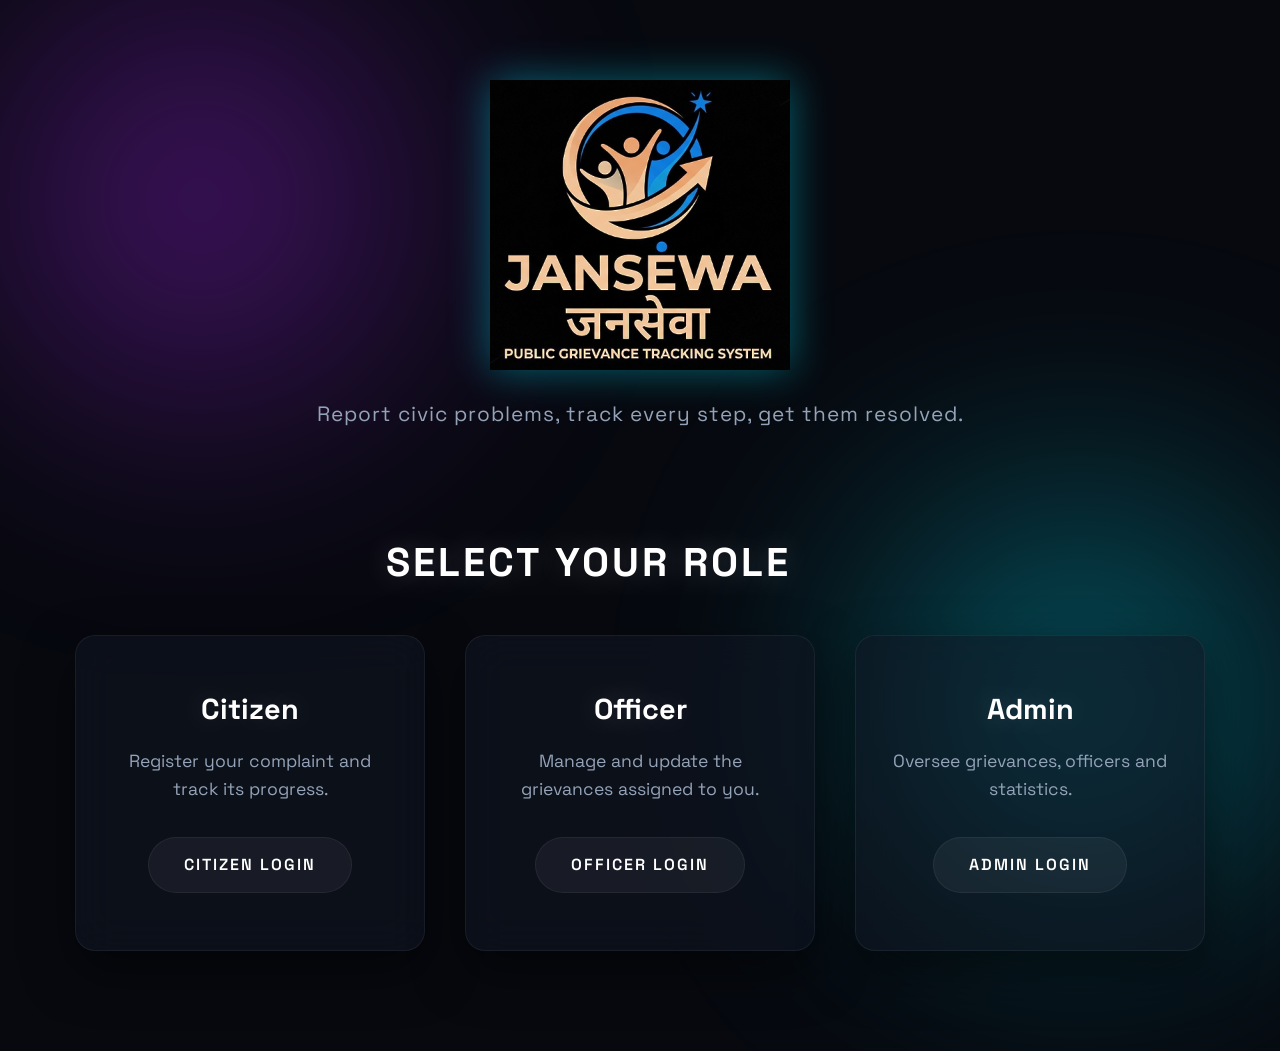
<file: src/main/resources/static/index.html>
<!DOCTYPE html>
<html lang="en">
<head>
    <meta charset="UTF-8">
    <meta name="viewport" content="width=device-width, initial-scale=1.0">
    <title>JanSewa - Public Grievance Tracking System</title>
    <link rel="stylesheet" href="css/style-cyber.css">
</head>
<body>

    <section class="hero">
        <img src="img/logo-full.png" alt="JanSewa - Public Grievance Tracking System">
        <p>Report civic problems, track every step, get them resolved.</p>
    </section>

    <h2 class="section-title">Select Your Role</h2>

    <div class="role-container">

        <div class="role-card">
            <h3>Citizen</h3>
            <p>Register your complaint and track its progress.</p>
            <a href="login.html?role=citizen">Citizen Login</a>
        </div>

        <div class="role-card">
            <h3>Officer</h3>
            <p>Manage and update the grievances assigned to you.</p>
            <a href="login.html?role=officer">Officer Login</a>
        </div>

        <div class="role-card">
            <h3>Admin</h3>
            <p>Oversee grievances, officers and statistics.</p>
            <a href="login.html?role=admin">Admin Login</a>
        </div>

    </div>

</body>
</html>
</file>
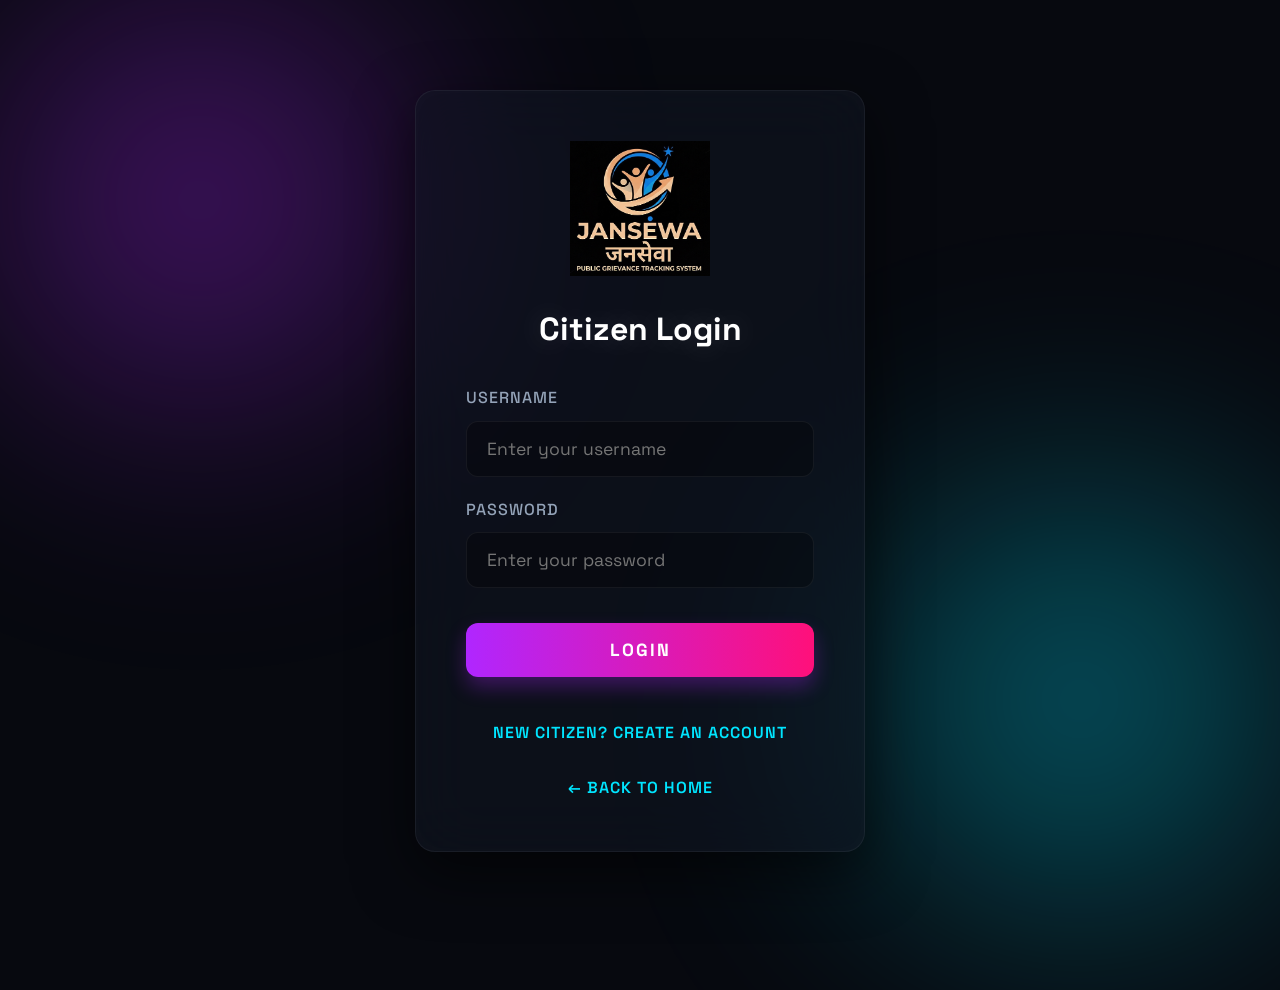
<file: src/main/resources/static/login.html>
<!DOCTYPE html>
<html lang="en">
<head>
    <meta charset="UTF-8">
    <meta name="viewport" content="width=device-width, initial-scale=1.0">
    <title>JanSewa Login</title>
    <link rel="stylesheet" href="css/style-cyber.css">
</head>
<body>

    <div class="login-container">

        <img src="img/logo-full.png" alt="JanSewa">

        <h1 id="roleTitle">Login</h1>

        <!-- Login form -->
        <form id="loginForm">
            <label for="username">Username</label>
            <input type="text" id="username" placeholder="Enter your username" required>

            <label for="password">Password</label>
            <input type="password" id="password" placeholder="Enter your password" required>

            <button type="submit">Login</button>
        </form>

        <!-- Sign-up form (citizens only) -->
        <form id="registerForm" hidden>
            <label for="regName">Full name</label>
            <input type="text" id="regName" placeholder="Your full name" required>

            <label for="regUsername">Choose a username</label>
            <input type="text" id="regUsername" placeholder="4-30 letters, digits or _" required>

            <label for="regEmail">Email</label>
            <input type="email" id="regEmail" placeholder="you@example.com" required>

            <label for="regPhone">Phone (10 digits)</label>
            <input type="text" id="regPhone" inputmode="numeric" maxlength="10" placeholder="9876543210" required>

            <label for="regPassword">Choose a password</label>
            <input type="password" id="regPassword" placeholder="At least 8 characters" required>

            <button type="submit">Create account</button>
        </form>

        <p id="loginMessage"></p>

        <p id="switchRow" hidden>
            <a href="#" id="switchLink">New citizen? Create an account</a>
        </p>

        <a href="index.html" class="back-link">&larr; Back to Home</a>

    </div>

    <script src="js/login.js"></script>

</body>
</html>
</file>
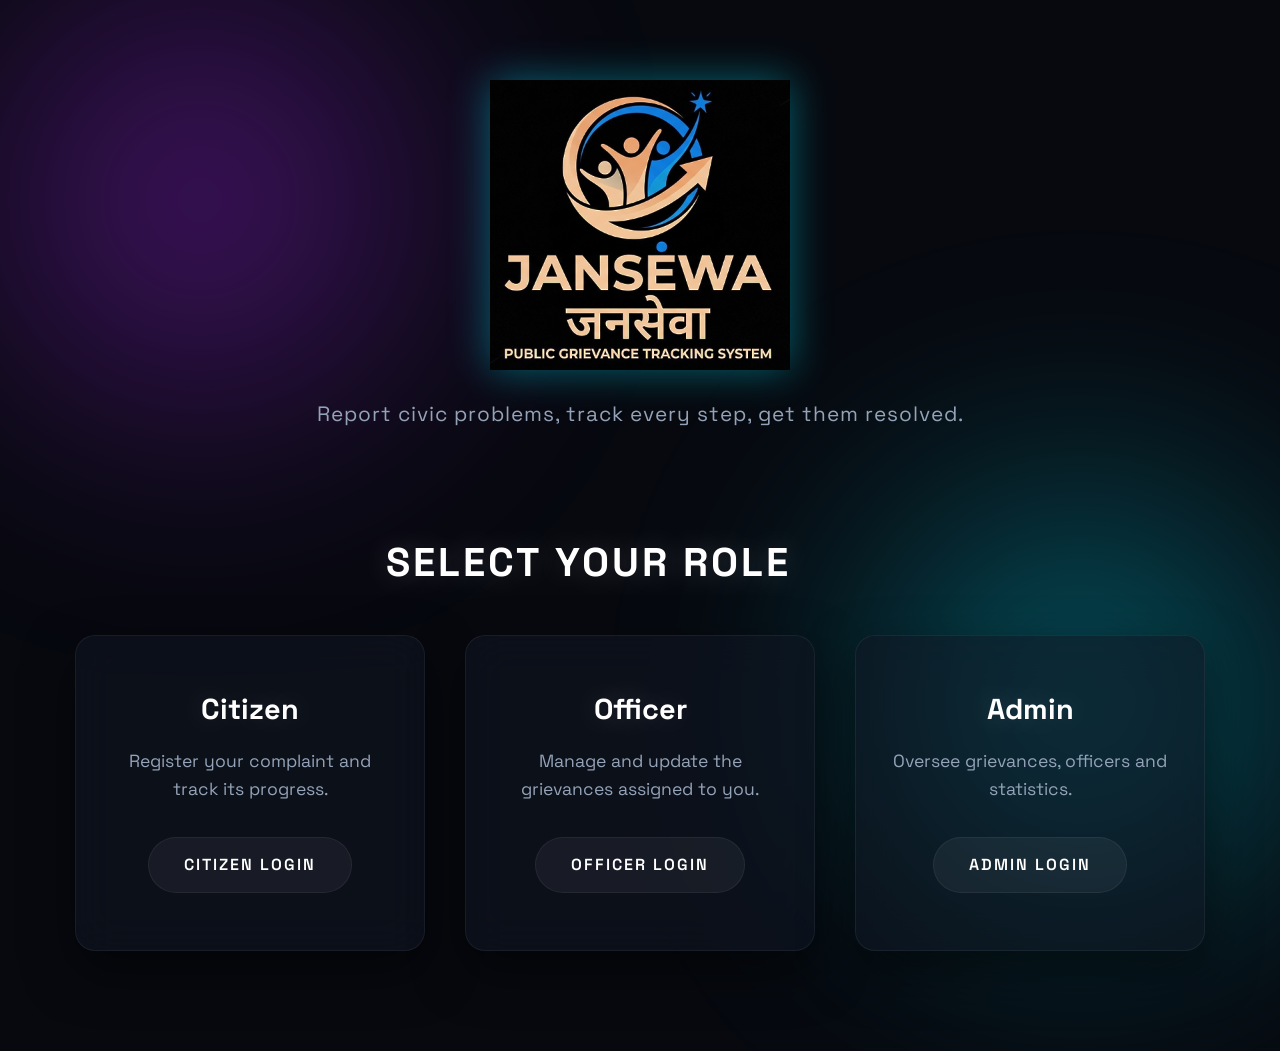
<file: src/main/resources/static/citizen/dashboard.html>
<!DOCTYPE html>
<html lang="en">
<head>
    <meta charset="UTF-8">
    <meta name="viewport" content="width=device-width, initial-scale=1.0">
    <title>Citizen Dashboard - JanSewa</title>
    <link rel="stylesheet" href="../css/style-cyber.css">
</head>
<body>

    <header class="navbar"><img src="../img/logo-mark.png" class="nav-logo" alt=""><h2>JanSewa</h2></header>

    <main class="dashboard">

        <h1>Citizen Dashboard</h1>

        <div class="stats">
            <div class="stat-card"><h3>Total</h3><p id="total">0</p></div>
            <div class="stat-card"><h3>Pending</h3><p id="pending">0</p></div>
            <div class="stat-card"><h3>In Progress</h3><p id="inProgress">0</p></div>
            <div class="stat-card"><h3>Resolved</h3><p id="resolved">0</p></div>
            <div class="stat-card"><h3>Rejected</h3><p id="rejected">0</p></div>
        </div>

        <a href="new-grievance.html" class="action-link">+ New Grievance</a>

        <h2 class="list-heading">My Grievances</h2>

        <div class="filters">
            <select id="statusFilter">
                <option value="">All status</option>
                <option value="PENDING">Pending</option>
                <option value="IN_PROGRESS">In Progress</option>
                <option value="RESOLVED">Resolved</option>
                <option value="REJECTED">Rejected</option>
            </select>
        </div>

        <div id="grievanceList">Loading...</div>

    </main>

    <a href="#" class="logout-button" onclick="logout()">Logout</a>

    <script src="../js/auth.js"></script>
    <script src="../js/api.js"></script>
    <script src="../js/citizen.js"></script>
    <script src="../js/logout.js"></script>
</body>
</html>
</file>
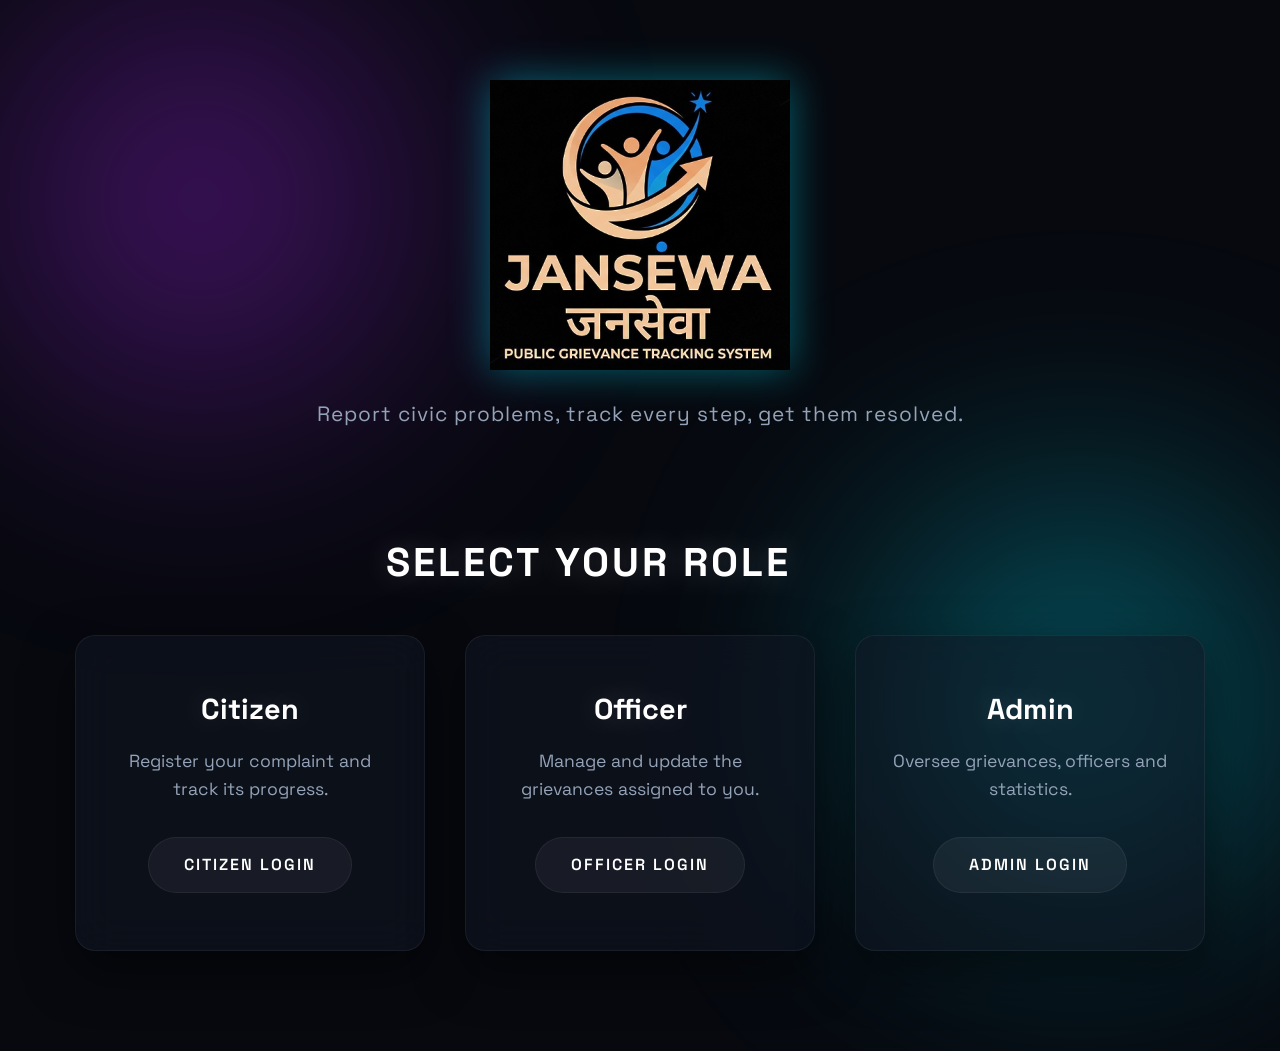
<file: src/main/resources/static/citizen/grievance.html>
<!DOCTYPE html>
<html lang="en">
<head>
    <meta charset="UTF-8">
    <meta name="viewport" content="width=device-width, initial-scale=1.0">
    <title>Grievance Details - JanSewa</title>
    <link rel="stylesheet" href="../css/style-cyber.css">
</head>
<body>

    <header class="navbar"><img src="../img/logo-mark.png" class="nav-logo" alt=""><h2>JanSewa</h2></header>

    <main class="dashboard">

        <a href="dashboard.html" class="back-dashboard">&larr; Back to dashboard</a>

        <div class="form-card wide" id="detail">Loading...</div>

    </main>

    <a href="#" class="logout-button" onclick="logout()">Logout</a>

    <script src="../js/auth.js"></script>
    <script src="../js/api.js"></script>
    <script src="../js/citizen.js"></script>
    <script src="../js/logout.js"></script>
</body>
</html>
</file>
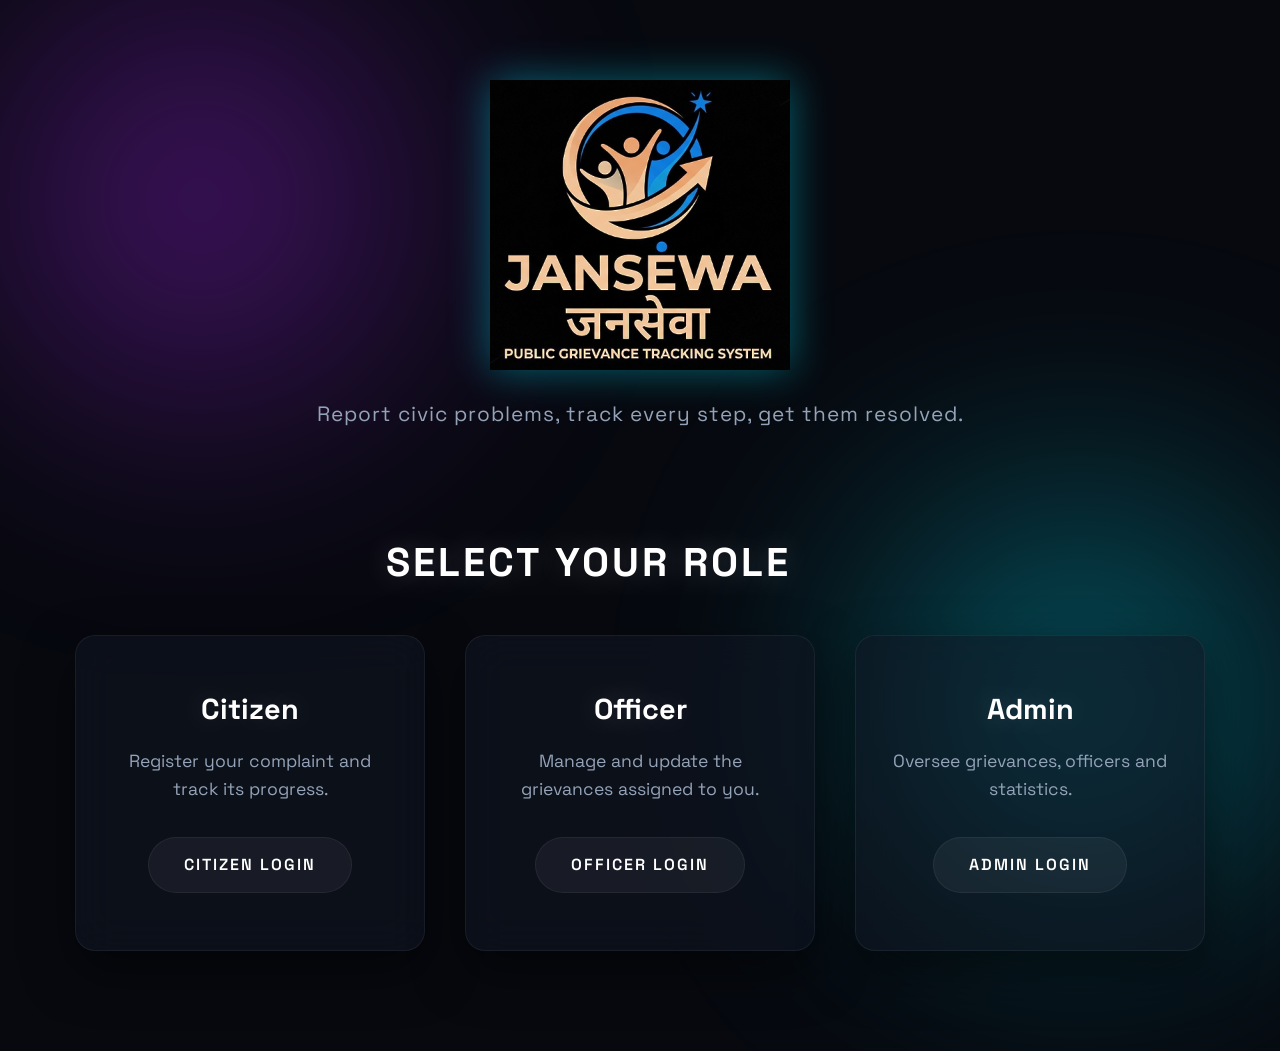
<file: src/main/resources/static/citizen/new-grievance.html>
<!DOCTYPE html>
<html lang="en">
<head>
    <meta charset="UTF-8">
    <meta name="viewport" content="width=device-width, initial-scale=1.0">
    <title>New Grievance - JanSewa</title>
    <link rel="stylesheet" href="../css/style-cyber.css">
</head>
<body>

    <header class="navbar"><img src="../img/logo-mark.png" class="nav-logo" alt=""><h2>JanSewa</h2></header>

    <main class="dashboard">

        <a href="dashboard.html" class="back-dashboard">&larr; Back to dashboard</a>

        <div class="form-card">
            <h1>File a Grievance</h1>

            <form id="grievanceForm">
                <label for="title">Title</label>
                <input type="text" id="title" placeholder="Short summary, e.g. Pothole on MG Road" required>

                <label for="category">Category</label>
                <select id="category" required><option value="">Loading...</option></select>

                <label for="city">City</label>
                <select id="city" required><option value="">Loading...</option></select>

                <label for="area">Area / Ward</label>
                <input type="text" id="area" placeholder="e.g. Ward 4, near the bus stop" required>

                <label for="priority">Priority</label>
                <select id="priority">
                    <option value="LOW">Low</option>
                    <option value="MEDIUM" selected>Medium</option>
                    <option value="HIGH">High</option>
                </select>

                <label for="description">Description</label>
                <textarea id="description" rows="5" placeholder="Describe the problem (at least 10 characters)" required></textarea>

                <button type="submit">Submit Grievance</button>
            </form>

            <p id="message"></p>
        </div>

    </main>

    <a href="#" class="logout-button" onclick="logout()">Logout</a>

    <script src="../js/auth.js"></script>
    <script src="../js/api.js"></script>
    <script src="../js/citizen.js"></script>
    <script src="../js/logout.js"></script>
</body>
</html>
</file>
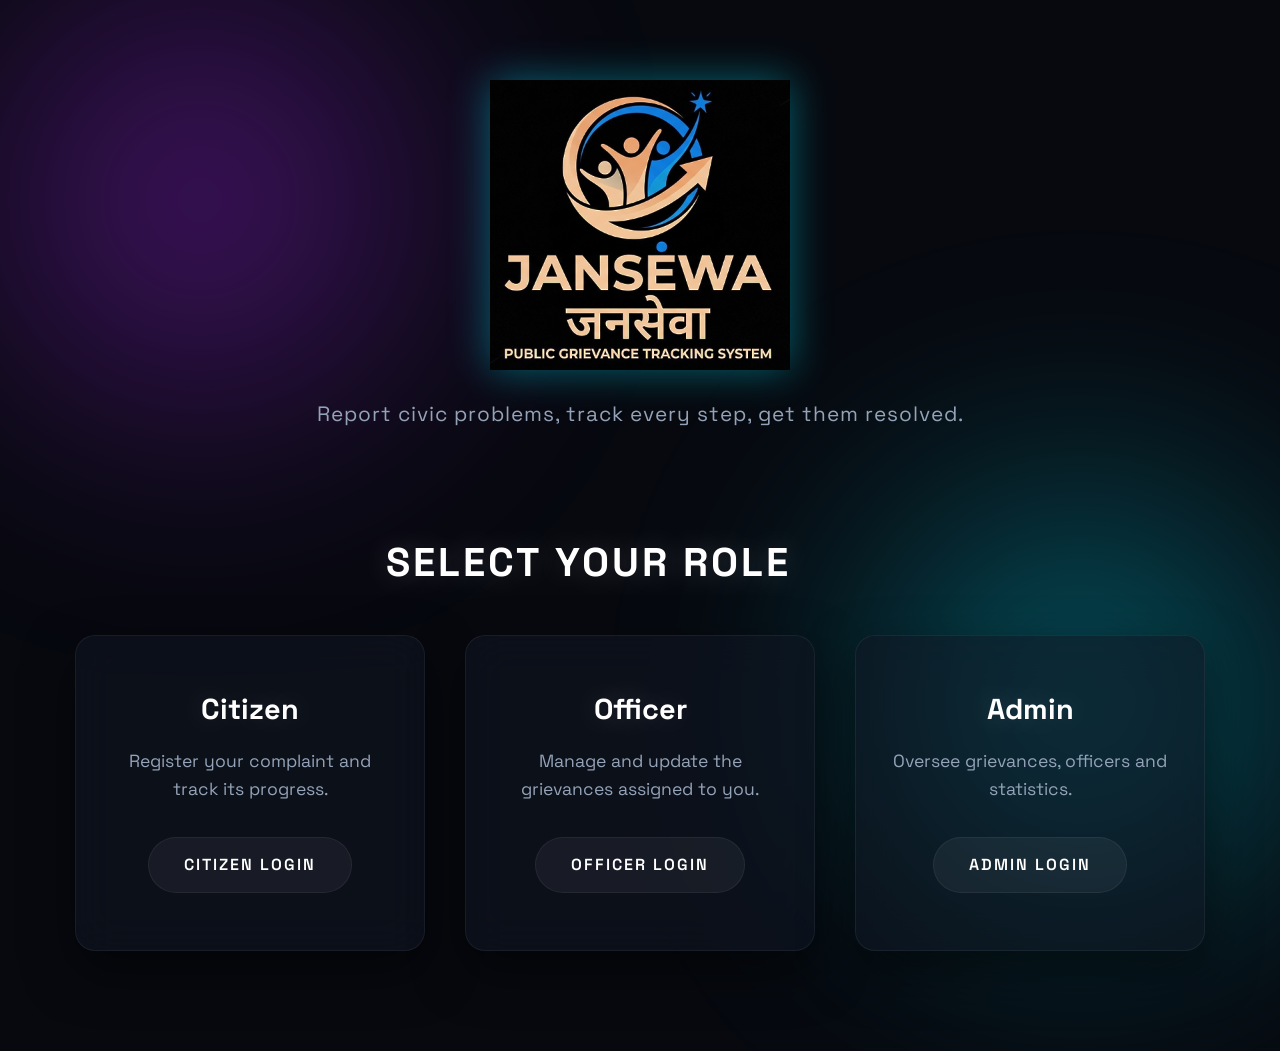
<file: src/main/resources/static/officer/dashboard.html>
<!DOCTYPE html>
<html lang="en">

<head>
    <meta charset="UTF-8">
    <meta name="viewport" content="width=device-width, initial-scale=1.0">

    <title>Officer Dashboard</title>

    <link rel="stylesheet" href="../css/style-cyber.css">
</head>

<body>

    <header class="navbar">
        <img src="../img/logo-mark.png" class="nav-logo" alt="">
        <h2>JanSewa</h2>
    </header>

    <main class="dashboard">

        <h1>Officer Dashboard</h1>

        <div class="stats">

            <div class="stat-card">
                <h3>Assigned</h3>
                <p id="assignedCount">0</p>
            </div>

            <div class="stat-card">
                <h3>Pending</h3>
                <p id="pendingCount">0</p>
            </div>

            <div class="stat-card">
                <h3>In Progress</h3>
                <p id="inProgressCount">0</p>
            </div>

            <div class="stat-card">
                <h3>Resolved</h3>
                <p id="resolvedCount">0</p>
            </div>

            <div class="stat-card">
                <h3>Rejected</h3>
                <p id="rejectedCount">0</p>
            </div>

        </div>

        <h2>My Grievances</h2>

        <div class="filters">

            <select id="statusFilter" onchange="applyOfficerFilters()">
                <option value="">All Status</option>
                <option value="PENDING">Pending</option>
                <option value="IN_PROGRESS">In Progress</option>
                <option value="RESOLVED">Resolved</option>
                <option value="REJECTED">Rejected</option>
            </select>

            <select id="priorityFilter" onchange="applyOfficerFilters()">
                <option value="">All Priority</option>
                <option value="LOW">Low</option>
                <option value="MEDIUM">Medium</option>
                <option value="HIGH">High</option>
            </select>

            <input
                type="text"
                id="searchInput"
                placeholder="Search title or area"
                onkeyup="if(event.key==='Enter') applyOfficerFilters()"
            >

            <button onclick="applyOfficerFilters()">Search</button>

        </div>

        <div id="grievanceList">
            <p>Loading grievances…</p>
        </div>

    </main>

    <a href="#" class="logout-button" onclick="logout()">Logout</a>

    <script src="../js/api.js"></script>
    <script src="../js/logout.js"></script>
    <script src="../js/officer.js"></script>
    <script src="../js/auth.js"></script>
</body>
</html>
</file>
<file: src/main/resources/static/css/style-cyber.css>
@import url('https://fonts.googleapis.com/css2?family=Space+Grotesk:wght@300;400;500;600;700&display=swap');

:root {
    --bg-dark: #07090f;
    --panel-glass: rgba(18, 22, 36, 0.55);
    --border-glass: rgba(255, 255, 255, 0.06);
    
    --text-main: #f8fafc;
    --text-muted: #94a3b8;
    
    --neon-blue: #00e5ff;
    --neon-purple: #b026ff;
    --neon-pink: #ff107a;
    
    --success: #10b981;
    --warning: #f59e0b;
    --danger: #ef4444;
    
    --radius: 20px;
}

* { 
    box-sizing: border-box; 
    margin: 0;
    padding: 0;
}

body {
    font-family: 'Space Grotesk', sans-serif;
    color: var(--text-main);
    line-height: 1.6;
    min-height: 100vh;
    background-color: var(--bg-dark);
    position: relative;
    overflow-x: hidden;
}

/* 🌌 Mind-Blowing Animated Aurora Background */
body::before, body::after {
    content: '';
    position: fixed;
    width: 600px;
    height: 600px;
    border-radius: 50%;
    filter: blur(120px);
    z-index: -1;
    animation: drift 20s infinite alternate cubic-bezier(0.4, 0, 0.2, 1);
    opacity: 0.5;
}

body::before {
    background: radial-gradient(circle, var(--neon-purple), transparent 70%);
    top: -100px;
    left: -100px;
}

body::after {
    background: radial-gradient(circle, var(--neon-blue), transparent 70%);
    bottom: -100px;
    right: -100px;
    animation-delay: -10s;
}

@keyframes drift {
    0% { transform: translate(0, 0) scale(1); }
    100% { transform: translate(30vw, 20vh) scale(1.5); }
}

h1, h2, h3, h4 { 
    color: #ffffff; 
    font-weight: 700;
    margin-bottom: 0.75rem;
    text-shadow: 0 0 30px rgba(255,255,255,0.2);
}

a { 
    color: var(--neon-blue); 
    text-decoration: none;
    transition: all 0.3s ease;
}
a:hover { 
    color: var(--neon-pink); 
    text-shadow: 0 0 10px var(--neon-pink);
}

/* ---------- Top bar ---------- */
.navbar {
    display: flex;
    align-items: center;
    gap: 20px;
    padding: 16px 40px;
    position: sticky;
    top: 0;
    z-index: 100;
    
    background: rgba(7, 9, 15, 0.7);
    backdrop-filter: blur(24px);
    -webkit-backdrop-filter: blur(24px);
    border-bottom: 1px solid var(--border-glass);
    box-shadow: 0 10px 40px rgba(0,0,0,0.5);
}
.navbar h2 { 
    margin: 0; 
    font-size: 1.6rem; 
    letter-spacing: 2px;
    text-transform: uppercase;
    background: linear-gradient(to right, var(--neon-blue), var(--neon-purple));
    -webkit-background-clip: text;
    -webkit-text-fill-color: transparent;
    animation: pulseGlow 4s infinite alternate;
}

@keyframes pulseGlow {
    from { filter: drop-shadow(0 0 5px rgba(0, 229, 255, 0.5)); }
    to { filter: drop-shadow(0 0 15px rgba(176, 38, 255, 0.8)); }
}

.nav-logo { height: 42px; width: auto; filter: invert(1) drop-shadow(0 0 8px rgba(255,255,255,0.4)); }

/* ---------- Landing page ---------- */
.hero { text-align: center; padding: 80px 20px 40px; }
.hero img { width: 300px; max-width: 80%; filter: invert(1) drop-shadow(0 0 20px rgba(0,229,255,0.4)); animation: levitate 5s ease-in-out infinite; }
.hero p { color: var(--text-muted); font-size: 1.3rem; margin-top: 20px; letter-spacing: 1px; }
.section-title { text-align: center; margin: 60px 0 40px; font-size: 2.5rem; text-transform: uppercase; letter-spacing: 3px; }

@keyframes levitate {
    0%, 100% { transform: translateY(0); }
    50% { transform: translateY(-20px); filter: invert(1) drop-shadow(0 0 40px rgba(176,38,255,0.6)); }
}

.role-container {
    display: flex;
    flex-wrap: wrap;
    justify-content: center;
    gap: 40px;
    padding: 0 20px 100px;
    max-width: 1200px;
    margin: 0 auto;
}
.role-card {
    flex: 1 1 300px;
    max-width: 350px;
    background: var(--panel-glass);
    backdrop-filter: blur(20px);
    border: 1px solid var(--border-glass);
    border-radius: var(--radius);
    padding: 50px 30px;
    text-align: center;
    box-shadow: 0 20px 50px rgba(0,0,0,0.5);
    transition: all 0.5s cubic-bezier(0.23, 1, 0.32, 1);
    position: relative;
    overflow: hidden;
}

/* Glowing Border Effect on Hover */
.role-card::after {
    content: '';
    position: absolute;
    top: -2px; left: -2px; right: -2px; bottom: -2px;
    background: linear-gradient(45deg, var(--neon-blue), var(--neon-purple), var(--neon-pink));
    z-index: -1;
    border-radius: var(--radius);
    opacity: 0;
    transition: opacity 0.5s ease;
}

.role-card:hover { 
    transform: translateY(-15px) scale(1.03); 
    box-shadow: 0 30px 60px rgba(0,0,0,0.8); 
    border-color: transparent;
}
.role-card:hover::after {
    opacity: 1;
    animation: spinGlow 3s linear infinite;
}

@keyframes spinGlow {
    100% { filter: hue-rotate(360deg); }
}

.role-card h3 { font-size: 1.8rem; margin-bottom: 15px; }
.role-card p { color: var(--text-muted); min-height: 60px; margin-bottom: 30px; font-size: 1.1rem; }
.role-card a {
    display: inline-block;
    padding: 14px 35px;
    border-radius: 50px;
    background: rgba(255, 255, 255, 0.05);
    border: 1px solid var(--border-glass);
    color: #fff;
    font-weight: 600;
    text-transform: uppercase;
    letter-spacing: 2px;
    position: relative;
    overflow: hidden;
}
.role-card a:hover { 
    background: var(--neon-blue);
    color: #000;
    box-shadow: 0 0 20px var(--neon-blue), 0 0 40px var(--neon-blue);
    border-color: var(--neon-blue);
}

/* ---------- Login ---------- */
.login-container {
    max-width: 450px;
    margin: 10vh auto;
    padding: 50px;
    background: var(--panel-glass);
    backdrop-filter: blur(30px);
    border: 1px solid var(--border-glass);
    border-radius: var(--radius);
    box-shadow: 0 20px 60px rgba(0,0,0,0.6), inset 0 0 20px rgba(255,255,255,0.02);
    text-align: center;
    animation: dropIn 0.8s cubic-bezier(0.23, 1, 0.32, 1);
}

@keyframes dropIn {
    from { opacity: 0; transform: translateY(-50px) scale(0.9); }
    to { opacity: 1; transform: translateY(0) scale(1); }
}

.login-container img { width: 140px; margin-bottom: 20px; filter: invert(1); }
.login-container form { text-align: left; margin-top: 30px; }
.login-container p { color: var(--text-muted); }
#loginMessage { text-align: center; font-weight: 600; min-height: 1.4em; color: var(--neon-pink); text-shadow: 0 0 10px var(--neon-pink); }
.back-link { display: inline-block; margin-top: 30px; font-weight: 600; text-transform: uppercase; letter-spacing: 1px; }

/* ---------- Forms ---------- */
label { display: block; margin: 20px 0 10px; font-weight: 500; font-size: 1rem; color: var(--text-muted); text-transform: uppercase; letter-spacing: 1px; }
input, select, textarea {
    width: 100%;
    padding: 16px 20px;
    border: 1px solid var(--border-glass);
    border-radius: 12px;
    font-family: inherit;
    font-size: 1.1rem;
    background: rgba(0, 0, 0, 0.3);
    color: #fff;
    transition: all 0.3s ease;
}
input:focus, select:focus, textarea:focus {
    outline: none;
    background: rgba(0, 0, 0, 0.6);
    border-color: var(--neon-purple);
    box-shadow: 0 0 20px rgba(176, 38, 255, 0.3);
}
button, .action-link {
    display: inline-flex;
    align-items: center;
    justify-content: center;
    padding: 16px 32px;
    border: none;
    border-radius: 12px;
    background: linear-gradient(90deg, var(--neon-purple), var(--neon-pink));
    color: #fff;
    font-family: inherit;
    font-size: 1.1rem;
    font-weight: 700;
    text-transform: uppercase;
    letter-spacing: 2px;
    cursor: pointer;
    box-shadow: 0 10px 20px rgba(176, 38, 255, 0.3);
    transition: all 0.3s cubic-bezier(0.23, 1, 0.32, 1);
    position: relative;
    z-index: 1;
    overflow: hidden;
}
button::before, .action-link::before {
    content: '';
    position: absolute;
    top: 0; left: 0; width: 100%; height: 100%;
    background: linear-gradient(90deg, var(--neon-blue), var(--neon-purple));
    z-index: -1;
    transition: opacity 0.5s;
    opacity: 0;
}
button:hover, .action-link:hover { 
    transform: translateY(-3px);
    box-shadow: 0 15px 30px rgba(0, 229, 255, 0.5);
}
button:hover::before, .action-link:hover::before { opacity: 1; }
form button { width: 100%; margin-top: 35px; }

/* ---------- Dashboards ---------- */
.dashboard, main { 
    max-width: 1400px; 
    margin: 0 auto; 
    padding: 50px 30px 120px; 
}
.dashboard > h1, body > h1, body > h2 { 
    font-size: 2.8rem; 
    letter-spacing: 2px;
    text-transform: uppercase;
    margin-bottom: 40px;
}

.stats, .admin-stats {
    display: grid;
    grid-template-columns: repeat(auto-fit, minmax(220px, 1fr));
    gap: 30px;
    margin: 0 0 50px;
}
.stat-card, .admin-stat-card {
    background: var(--panel-glass);
    backdrop-filter: blur(20px);
    border: 1px solid var(--border-glass);
    border-radius: var(--radius);
    padding: 30px;
    box-shadow: 0 15px 35px rgba(0,0,0,0.4);
    position: relative;
    overflow: hidden;
    transition: all 0.4s;
}
.stat-card:hover, .admin-stat-card:hover {
    transform: translateY(-8px) scale(1.02);
    border-color: rgba(255,255,255,0.2);
}
.stat-card::after, .admin-stat-card::after {
    content: '';
    position: absolute;
    top: -50%; left: -50%; width: 200%; height: 200%;
    background: radial-gradient(circle, rgba(255,255,255,0.05), transparent 50%);
    opacity: 0;
    transition: opacity 0.5s;
    pointer-events: none;
}
.stat-card:hover::after, .admin-stat-card:hover::after { opacity: 1; }

.stat-card h3, .admin-stat-card h3 {
    margin: 0;
    font-size: 0.95rem;
    color: var(--text-muted);
    text-transform: uppercase;
    letter-spacing: 2px;
}
.stat-card p, .admin-stat-card p { 
    margin: 15px 0 0; 
    font-size: 3.5rem; 
    font-weight: 700; 
    background: linear-gradient(to bottom, #fff, #94a3b8);
    -webkit-background-clip: text;
    -webkit-text-fill-color: transparent;
}

.admin-section, .admin-sections {
    background: var(--panel-glass);
    backdrop-filter: blur(20px);
    border: 1px solid var(--border-glass);
    border-radius: var(--radius);
    padding: 40px;
    box-shadow: 0 20px 50px rgba(0,0,0,0.5);
    margin-bottom: 40px;
}

.filters { 
    display: flex; 
    flex-wrap: wrap; 
    gap: 20px; 
    margin: 20px 0 30px; 
    background: rgba(0,0,0,0.3);
    padding: 20px;
    border-radius: 16px;
    border: 1px solid var(--border-glass);
}
.filters select, .filters input { flex: 1 1 250px; background: rgba(255,255,255,0.05); }

#grievanceList, .grievance-list {
    background: var(--panel-glass);
    border-radius: var(--radius);
    padding: 30px;
    backdrop-filter: blur(20px);
    border: 1px solid var(--border-glass);
}

table { 
    width: 100%; 
    border-collapse: separate; 
    border-spacing: 0 10px;
}
th { 
    background: transparent; 
    color: var(--text-muted); 
    text-align: left; 
    padding: 0 20px 15px; 
    font-size: 0.85rem;
    letter-spacing: 2px;
    text-transform: uppercase;
    border-bottom: 1px solid var(--border-glass);
}
td { 
    padding: 20px; 
    background: rgba(255,255,255,0.02);
    font-size: 1rem;
    transition: all 0.3s;
}
tr td:first-child { border-radius: 12px 0 0 12px; }
tr td:last-child { border-radius: 0 12px 12px 0; }
tr:hover td { 
    background: rgba(255,255,255,0.08); 
    box-shadow: 0 0 15px rgba(255,255,255,0.05);
}
td button { padding: 10px 20px; font-size: 0.9rem; border-radius: 8px; letter-spacing: 1px; }

/* ---------- Cyber Status Badges ---------- */
.status { 
    display: inline-flex; 
    align-items: center;
    padding: 8px 16px; 
    border-radius: 8px; 
    font-size: 0.8rem; 
    font-weight: 700;
    letter-spacing: 1.5px;
    text-transform: uppercase;
    background: rgba(0,0,0,0.5);
}
.status-pending { color: #facc15; border: 1px solid rgba(250, 204, 21, 0.4); box-shadow: 0 0 10px rgba(250, 204, 21, 0.2); }
.status-progress { color: var(--neon-blue); border: 1px solid rgba(0, 229, 255, 0.4); box-shadow: 0 0 10px rgba(0, 229, 255, 0.2); }
.status-resolved { color: var(--neon-purple); border: 1px solid rgba(176, 38, 255, 0.4); box-shadow: 0 0 10px rgba(176, 38, 255, 0.2); }
.status-rejected { color: var(--neon-pink); border: 1px solid rgba(255, 16, 122, 0.4); box-shadow: 0 0 10px rgba(255, 16, 122, 0.2); }

/* ---------- Misc ---------- */
.back-dashboard { 
    display: inline-flex; 
    align-items: center;
    margin-bottom: 30px; 
    font-weight: 600; 
    padding: 12px 24px;
    background: rgba(255,255,255,0.05);
    border: 1px solid var(--border-glass);
    border-radius: 12px;
    letter-spacing: 1px;
    text-transform: uppercase;
}
.logout-button {
    position: fixed;
    right: 40px;
    bottom: 40px;
    padding: 16px 32px;
    border-radius: 50px;
    background: rgba(0,0,0,0.8);
    color: var(--neon-pink);
    border: 1px solid var(--neon-pink);
    font-weight: 700;
    letter-spacing: 2px;
    text-transform: uppercase;
    box-shadow: 0 0 20px rgba(255, 16, 122, 0.3);
    z-index: 1000;
}
.logout-button:hover { 
    background: var(--neon-pink); 
    color: #fff;
    box-shadow: 0 0 40px rgba(255, 16, 122, 0.6);
}

@media (max-width: 768px) {
    .navbar { padding: 15px 20px; }
    .login-container { margin: 20px; padding: 30px; }
    .dashboard, main { padding: 30px 15px 120px; }
    .role-card { margin: 10px; }
}

/* ---------- Admin pages (no <main> wrapper) ---------- */
nav { 
    display: flex; 
    flex-wrap: wrap; 
    gap: 15px; 
    margin: 30px auto 40px;
    background: rgba(0,0,0,0.4);
    padding: 15px;
    border-radius: 50px;
    border: 1px solid var(--border-glass);
    width: max-content !important;
}
nav a {
    padding: 12px 30px;
    border-radius: 50px;
    background: transparent;
    color: var(--text-muted);
    font-weight: 600;
    letter-spacing: 1px;
    text-transform: uppercase;
    font-size: 0.9rem;
}
nav a:hover { 
    background: rgba(255,255,255,0.1); 
    color: #fff;
    box-shadow: 0 0 15px rgba(255,255,255,0.1);
}

/* ---------- Auth additions ---------- */
[hidden] { display: none !important; }
.nav-user { 
    margin-left: auto; 
    color: var(--neon-blue); 
    font-weight: 700; 
    background: rgba(0, 229, 255, 0.1);
    padding: 8px 20px;
    border-radius: 50px;
    border: 1px solid rgba(0, 229, 255, 0.3);
    letter-spacing: 1px;
}
#switchRow { margin: 20px 0 0; }
#switchRow a { font-weight: 600; color: var(--neon-blue); text-transform: uppercase; letter-spacing: 1px; }

/* ---------- Citizen pages ---------- */
.form-card { 
    max-width: 700px; 
    margin: 0 auto; 
    background: var(--panel-glass); 
    backdrop-filter: blur(30px);
    border: 1px solid var(--border-glass);
    border-radius: var(--radius); 
    padding: 50px; 
    box-shadow: 0 20px 60px rgba(0,0,0,0.5); 
}
.form-card.wide { max-width: 900px; }
.msg-ok { color: var(--neon-blue); font-weight: 700; background: rgba(0,229,255,0.1); padding: 15px; border-radius: 12px; border: 1px solid rgba(0,229,255,0.3); text-align: center; letter-spacing: 1px; }
.msg-err { color: var(--neon-pink); font-weight: 700; background: rgba(255,16,122,0.1); padding: 15px; border-radius: 12px; border: 1px solid rgba(255,16,122,0.3); text-align: center; letter-spacing: 1px; }

.description { 
    background: rgba(0,0,0,0.4); 
    border: 1px solid var(--border-glass);
    border-radius: 12px; 
    padding: 25px; 
    white-space: pre-wrap; 
    font-size: 1.1rem;
    line-height: 1.8;
}

.timeline { 
    list-style: none; 
    margin: 30px 0 0; 
    padding: 0 0 0 30px; 
    border-left: 2px dashed var(--border-glass); 
}
.timeline li { 
    position: relative; 
    margin-bottom: 30px; 
    padding-left: 25px; 
}
.timeline li::before {
    content: ""; 
    position: absolute; 
    left: -32px; 
    top: 4px;
    width: 12px; 
    height: 12px; 
    border-radius: 50%;
    background: var(--neon-purple); 
    box-shadow: 0 0 15px var(--neon-purple), 0 0 30px var(--neon-purple);
}
.timeline p { margin: 10px 0 5px; font-weight: 600; font-size: 1.1rem; color: #fff; }
.timeline small { color: var(--text-muted); font-size: 0.95rem; letter-spacing: 1px; }

/* Center un-wrapped elements in admin pages */
body > h1, body > h2, body > nav, body > div, body > table, body > section, body > p, body > form {
    width: min(1200px, 92%);
    margin-left: auto;
    margin-right: auto;
}
</file>
